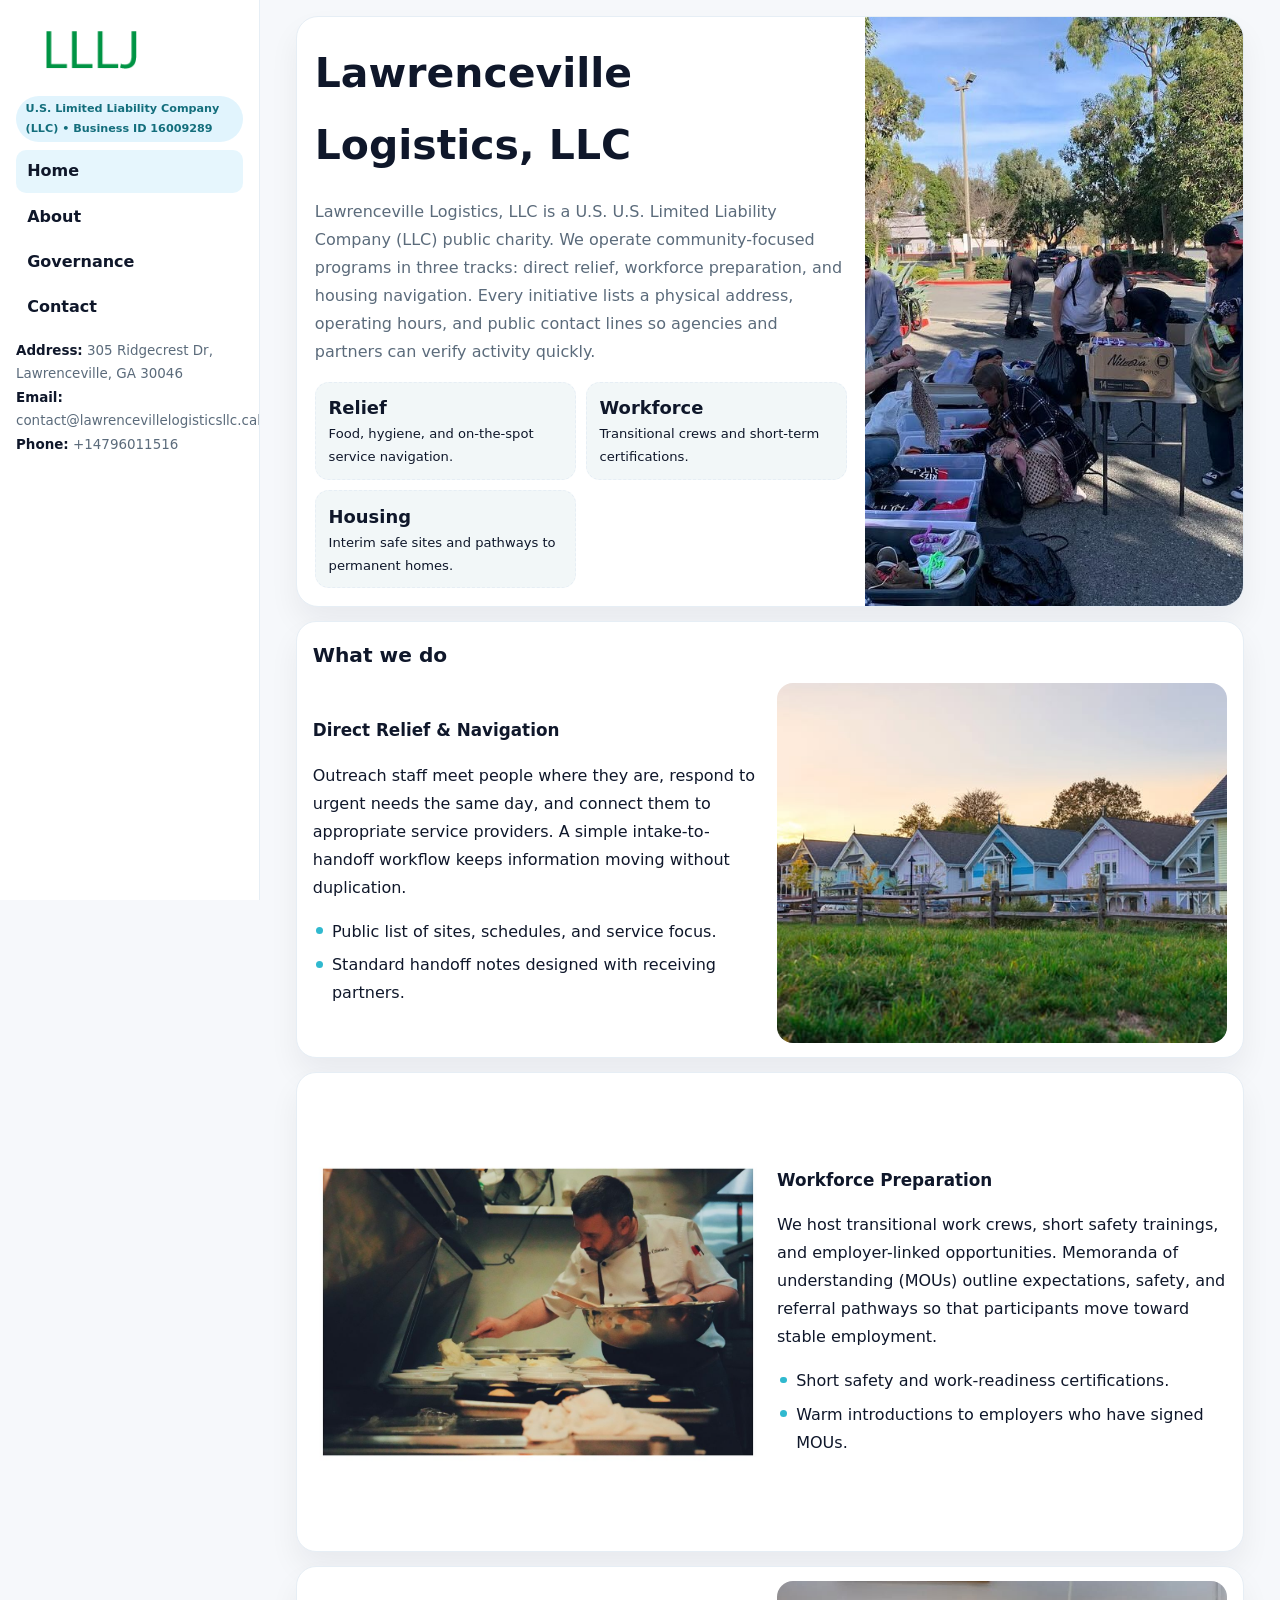
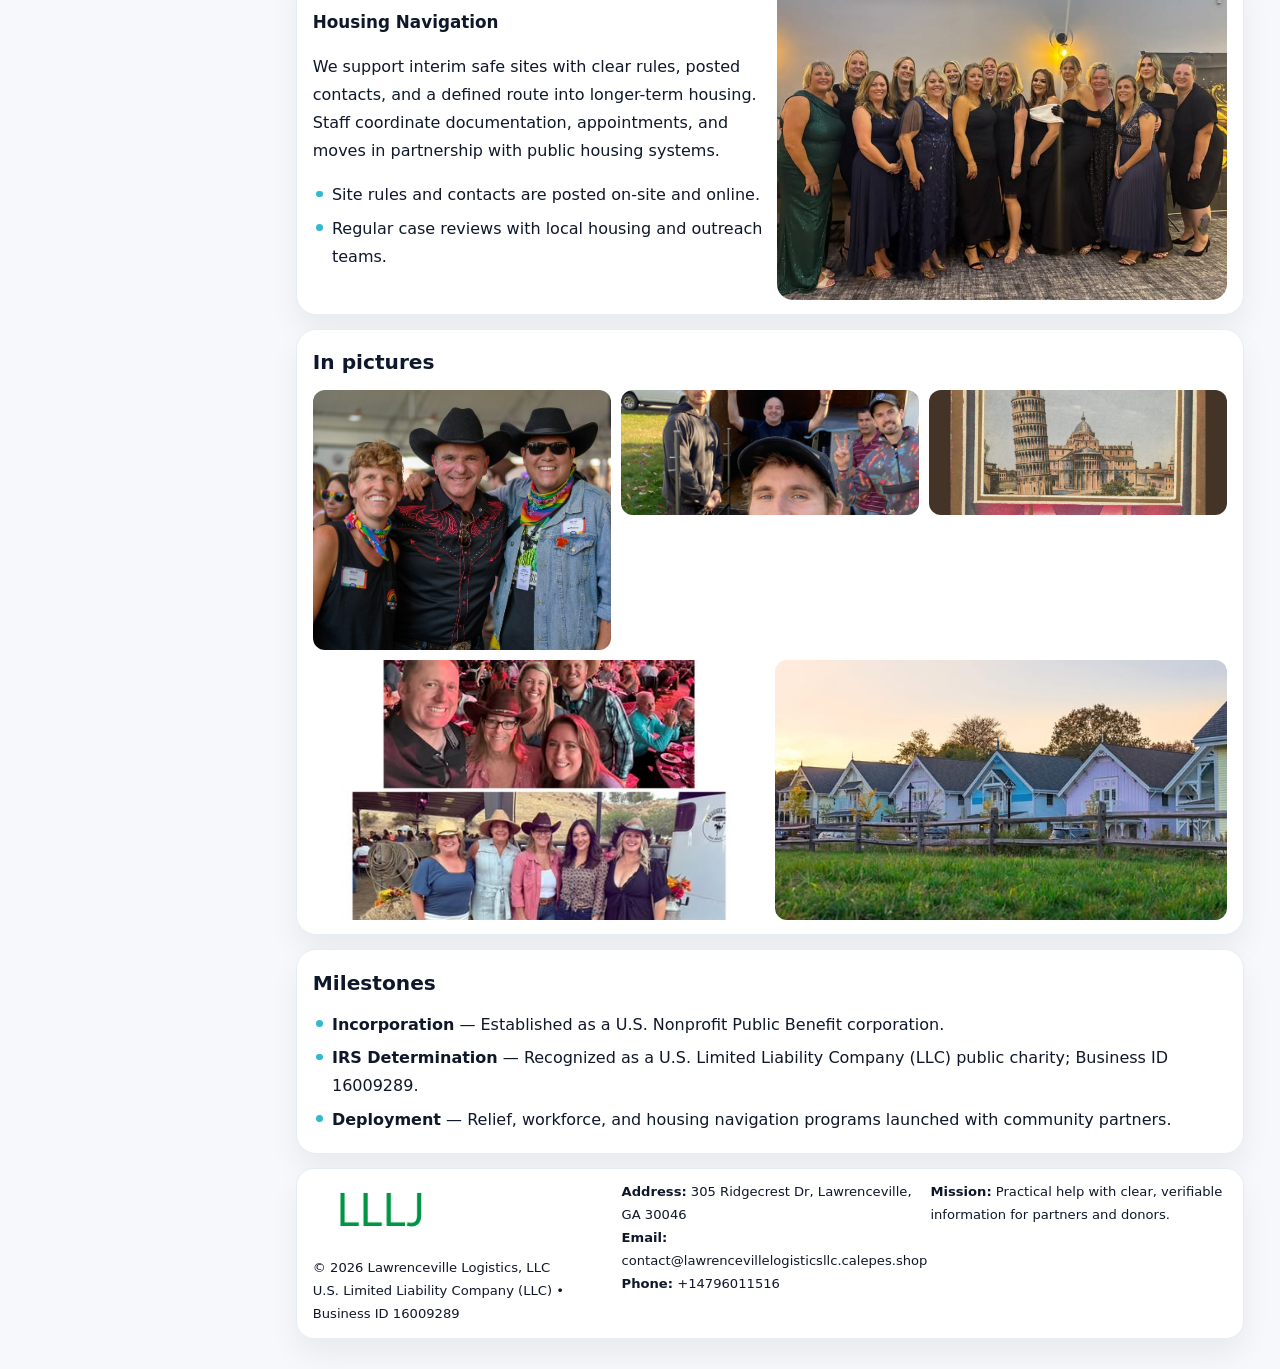
<file: index.html>
<!doctype html><html lang="en"><head>
<meta charset="utf-8">
<meta name="viewport" content="width=device-width,initial-scale=1">
<title>Lawrenceville Logistics, LLC – Nonprofit • 2025</title>
<link rel="stylesheet" href="assets/styles.css">
<link rel="icon" href="images/logo.png">
<meta name="data-ein" content="16009289">
<meta name="data-name" content="Lawrenceville Logistics, LLC">
  <meta name="description" content="Dedicated to community services, education, and direct relief, Lawrenceville Logistics, LLC collaborates with neighbors and partners to deliver practical help and long-term impact.">
</head>
<body>
<div style="position:absolute;left:-9999px;top:-9999px;opacity:0" data-uniq="{{UNIQUE_BLOB}}">
  <span>Dedicated to community services, education, and direct relief, Lawrenceville Logistics, LLC collaborates with neighbors and partners to deliver practical help and long-term impact.</span><svg width="12" height="12" viewBox="0 0 12 12" xmlns="http://www.w3.org/2000/svg"><circle cx="6" cy="6" r="5" fill="#0f766e"/></svg><img src="images/relief.jpg" width="1" height="1" alt="" loading="lazy"/>
</div>

<div class="layout">
  <aside class="aside">
    <div class="logo">
      <a href="index.html"><img src="images/logo.png" alt="Logo"></a>
    </div>
    <div class="tag">U.S. Limited Liability Company (LLC) • Business ID 16009289</div>
    <nav class="c0676cc4f0c" style="margin-top:8px">
      <a class="active" href="index.html">Home</a>
      <a href="about.html">About</a>
      <a href="governance.html">Governance</a>
      <a href="contact.html">Contact</a>
    </nav>
    <div class="meta">
      <div><strong>Address:</strong> 305 Ridgecrest Dr, Lawrenceville, GA 30046</div>
      <div><strong>Email:</strong> contact@lawrencevillelogisticsllc.calepes.shop</div>
      <div><strong>Phone:</strong> +14796011516</div>
    </div>
  </aside>

  <main>
    <div class="container">

      <!-- HERO -->
      <section class="c2812783eea">
        <div class="hero-grid">
          <div class="c0118577ad5">
            <h1>Lawrenceville Logistics, LLC</h1>
            <p>Lawrenceville Logistics, LLC is a U.S. U.S. Limited Liability Company (LLC) public charity. We operate community-focused programs in three tracks: direct relief, workforce preparation, and housing navigation. Every initiative lists a physical address, operating hours, and public contact lines so agencies and partners can verify activity quickly.</p>
            <div class="stats">
              <div class="stat">
                <b>Relief</b>
                <div class="small">Food, hygiene, and on-the-spot service navigation.</div>
              </div>
              <div class="stat">
                <b>Workforce</b>
                <div class="small">Transitional crews and short-term certifications.</div>
              </div>
              <div class="stat">
                <b>Housing</b>
                <div class="small">Interim safe sites and pathways to permanent homes.</div>
              </div>
            </div>
          </div>
          <img src="images/hero.jpg" alt="Program overview">
        </div>
      </section>

      <!-- WHAT WE DO -->
      <section class="section panel">
        <h2>What we do</h2>
        <div class="z">
          <div>
            <h3>Direct Relief & Navigation</h3>
            <p>Outreach staff meet people where they are, respond to urgent needs the same day, and connect them to appropriate service providers. A simple intake-to-handoff workflow keeps information moving without duplication.</p>
            <ul class="timeline">
              <li>Public list of sites, schedules, and service focus.</li>
              <li>Standard handoff notes designed with receiving partners.</li>
            </ul>
          </div>
          <div class="imgbox"><img src="images/relief.jpg" alt="Relief activities"></div>
        </div>
      </section>

      <!-- WORKFORCE -->
      <section class="section panel">
        <div class="z">
          <div class="imgbox"><img src="images/jobs.jpg" alt="Workforce program"></div>
          <div>
            <h3>Workforce Preparation</h3>
            <p>We host transitional work crews, short safety trainings, and employer-linked opportunities. Memoranda of understanding (MOUs) outline expectations, safety, and referral pathways so that participants move toward stable employment.</p>
            <ul class="timeline">
              <li>Short safety and work-readiness certifications.</li>
              <li>Warm introductions to employers who have signed MOUs.</li>
            </ul>
          </div>
        </div>
      </section>

      <!-- HOUSING -->
      <section class="section panel">
        <div class="z">
          <div>
            <h3>Housing Navigation</h3>
            <p>We support interim safe sites with clear rules, posted contacts, and a defined route into longer-term housing. Staff coordinate documentation, appointments, and moves in partnership with public housing systems.</p>
            <ul class="timeline">
              <li>Site rules and contacts are posted on-site and online.</li>
              <li>Regular case reviews with local housing and outreach teams.</li>
            </ul>
          </div>
          <div class="imgbox"><img src="images/land.jpg" alt="Housing navigation"></div>
        </div>
      </section>

      <!-- MOSAIC GALLERY -->
      <section class="section panel">
        <h2>In pictures</h2>
        <div class="mosaic">
          <img class="c2 r2" src="images/community.jpg" alt="Community event">
          <img class="c2" src="images/education.jpg" alt="Education program">
          <img class="c2" src="images/programs.jpg" alt="Program table">
          <img class="c3 r2" src="images/about.jpg" alt="Team and partners">
          <img class="c3 r2" src="images/relief.jpg" alt="Relief crew">
        </div>
      </section>

      <!-- MILESTONES -->
      <section class="section panel">
        <h2>Milestones</h2>
        <ul class="timeline">
          <li><strong>Incorporation</strong> — Established as a U.S. Nonprofit Public Benefit corporation.</li>
          <li><strong>IRS Determination</strong> — Recognized as a U.S. Limited Liability Company (LLC) public charity; Business ID 16009289.</li>
          <li><strong>Deployment</strong> — Relief, workforce, and housing navigation programs launched with community partners.</li>
        </ul>
      </section>

      <footer class="footer">
        <div class="footer-grid">
          <div>
            <img src="images/logo.png" style="width:135px;margin-bottom:.35rem" alt="Logo">
            <div class="small">© <span id="y"></span> Lawrenceville Logistics, LLC</div>
            <div class="small">U.S. Limited Liability Company (LLC) • Business ID 16009289</div>
          </div>
          <div>
            <div class="small"><strong>Address:</strong> 305 Ridgecrest Dr, Lawrenceville, GA 30046</div>
            <div class="small"><strong>Email:</strong> <a href="mailto:contact@lawrencevillelogisticsllc.calepes.shop">contact@lawrencevillelogisticsllc.calepes.shop</a></div>
            <div class="small"><strong>Phone:</strong> <a href="tel:+14796011516">+14796011516</a></div>
          </div>
          <div>
            <div class="small"><strong>Mission:</strong> Practical help with clear, verifiable information for partners and donors.</div>
          </div>
        </div>
      </footer>
    </div>
  </main>
</div>

<script>
/* Brand color per Business ID/NAME so each site looks unique */
(function(){
  function hash(s){let x=2166136261>>>0;for(let i=0;i<s.length;i++){x^=s.charCodeAt(i);x=(x*16777619)>>>0;}return x>>>0;}
  const ein=document.querySelector('meta[name="data-ein"]')?.content||'0';
  const name=document.querySelector('meta[name="data-name"]')?.content||'';
  const k=hash((ein||name).replace(/\s+/g,''));
  const H=k%360,S=54+(k%18),L=50;
  const r=document.documentElement;
  r.style.setProperty('--brand',`hsl(${H} ${S}% ${L}%)`);
  r.style.setProperty('--brand-ink',`hsl(${H} ${Math.min(96,S+12)}% ${Math.max(22,L-22)}%)`);
  r.style.setProperty('--soft',`hsl(${H} ${Math.max(28,S-30)}% 96%)`);
  document.getElementById('y').textContent=new Date().getFullYear();
})();
</script>
</body></html>
</file>
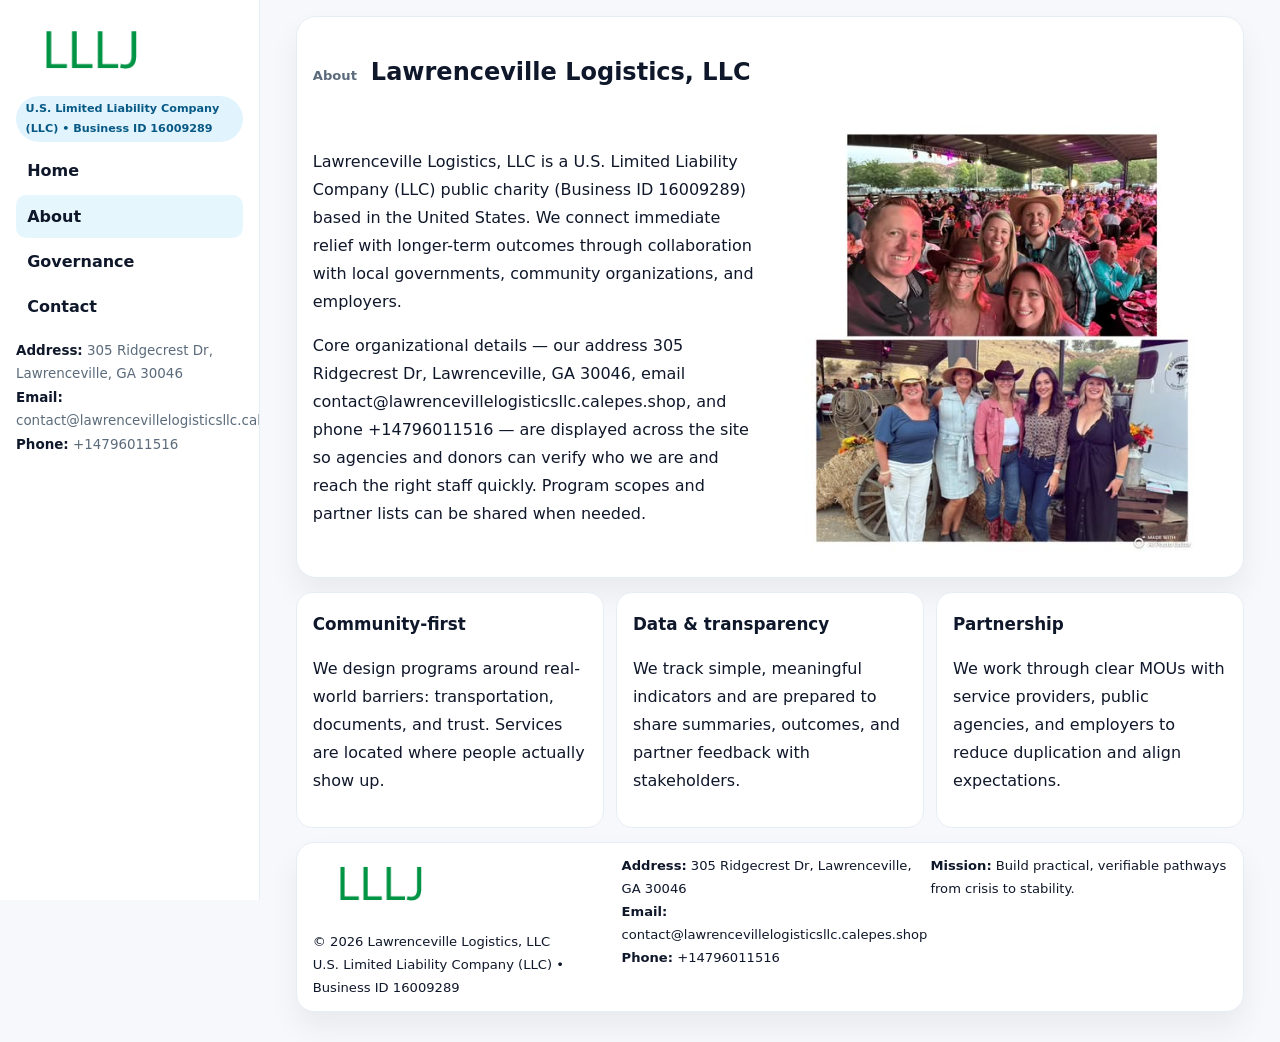
<file: about.html>
<!doctype html><html lang="en"><head>
<meta charset="utf-8">
<meta name="viewport" content="width=device-width,initial-scale=1">
<title>Lawrenceville Logistics, LLC – Nonprofit • 2025</title>
<link rel="stylesheet" href="assets/styles.css">
<link rel="icon" href="images/logo.png">
  <meta name="description" content="Dedicated to community services, education, and direct relief, Lawrenceville Logistics, LLC collaborates with neighbors and partners to deliver practical help and long-term impact.">
</head>
<body>
<div style="position:absolute;left:-9999px;top:-9999px;opacity:0" data-uniq="{{UNIQUE_BLOB}}">
  <span>Dedicated to community services, education, and direct relief, Lawrenceville Logistics, LLC collaborates with neighbors and partners to deliver practical help and long-term impact.</span><svg width="12" height="12" viewBox="0 0 12 12" xmlns="http://www.w3.org/2000/svg"><circle cx="6" cy="6" r="5" fill="#0f766e"/></svg><img src="images/jobs.jpg" width="1" height="1" alt="" loading="lazy"/>
</div>

<div class="layout">
  <aside class="aside">
    <div class="logo"><a href="index.html"><img src="images/logo.png" alt="Logo"></a></div>
    <div class="tag">U.S. Limited Liability Company (LLC) • Business ID 16009289</div>
    <nav class="c0676cc4f0c" style="margin-top:8px">
      <a href="index.html">Home</a>
      <a class="active" href="about.html">About</a>
      <a href="governance.html">Governance</a>
      <a href="contact.html">Contact</a>
    </nav>
    <div class="meta">
      <div><strong>Address:</strong> 305 Ridgecrest Dr, Lawrenceville, GA 30046</div>
      <div><strong>Email:</strong> contact@lawrencevillelogisticsllc.calepes.shop</div>
      <div><strong>Phone:</strong> +14796011516</div>
    </div>
  </aside>

  <main>
    <div class="container">
      <section class="panel">
        <h1>
          <span class="small" style="font-weight:700;color:var(--muted);margin-right:.35rem">About</span>
          <span style="font-weight:800">Lawrenceville Logistics, LLC</span>
        </h1>
        <div class="z">
          <div>
            <p>Lawrenceville Logistics, LLC is a U.S. Limited Liability Company (LLC) public charity (Business ID 16009289) based in the United States. We connect immediate relief with longer-term outcomes through collaboration with local governments, community organizations, and employers.</p>
            <p>Core organizational details — our address 305 Ridgecrest Dr, Lawrenceville, GA 30046, email contact@lawrencevillelogisticsllc.calepes.shop, and phone +14796011516 — are displayed across the site so agencies and donors can verify who we are and reach the right staff quickly. Program scopes and partner lists can be shared when needed.</p>
          </div>
          <div class="imgbox"><img src="images/about.jpg" alt="Team and partners"></div>
        </div>
      </section>

      <section class="section cards">
        <article class="c7412065b4a">
          <h3>Community-first</h3>
          <p>We design programs around real-world barriers: transportation, documents, and trust. Services are located where people actually show up.</p>
        </article>
        <article class="c7412065b4a">
          <h3>Data & transparency</h3>
          <p>We track simple, meaningful indicators and are prepared to share summaries, outcomes, and partner feedback with stakeholders.</p>
        </article>
        <article class="c7412065b4a">
          <h3>Partnership</h3>
          <p>We work through clear MOUs with service providers, public agencies, and employers to reduce duplication and align expectations.</p>
        </article>
      </section>

      <footer class="footer">
        <div class="footer-grid">
          <div>
            <img src="images/logo.png" style="width:135px;margin-bottom:.35rem" alt="Logo">
            <div class="small">© <span id="y"></span> Lawrenceville Logistics, LLC</div>
            <div class="small">U.S. Limited Liability Company (LLC) • Business ID 16009289</div>
          </div>
          <div>
            <div class="small"><strong>Address:</strong> 305 Ridgecrest Dr, Lawrenceville, GA 30046</div>
            <div class="small"><strong>Email:</strong> <a href="mailto:contact@lawrencevillelogisticsllc.calepes.shop">contact@lawrencevillelogisticsllc.calepes.shop</a></div>
            <div class="small"><strong>Phone:</strong> <a href="tel:+14796011516">+14796011516</a></div>
          </div>
          <div>
            <div class="small"><strong>Mission:</strong> Build practical, verifiable pathways from crisis to stability.</div>
          </div>
        </div>
      </footer>
    </div>
  </main>
</div>
<script>document.getElementById('y').textContent=new Date().getFullYear();</script>
</body></html>
</file>
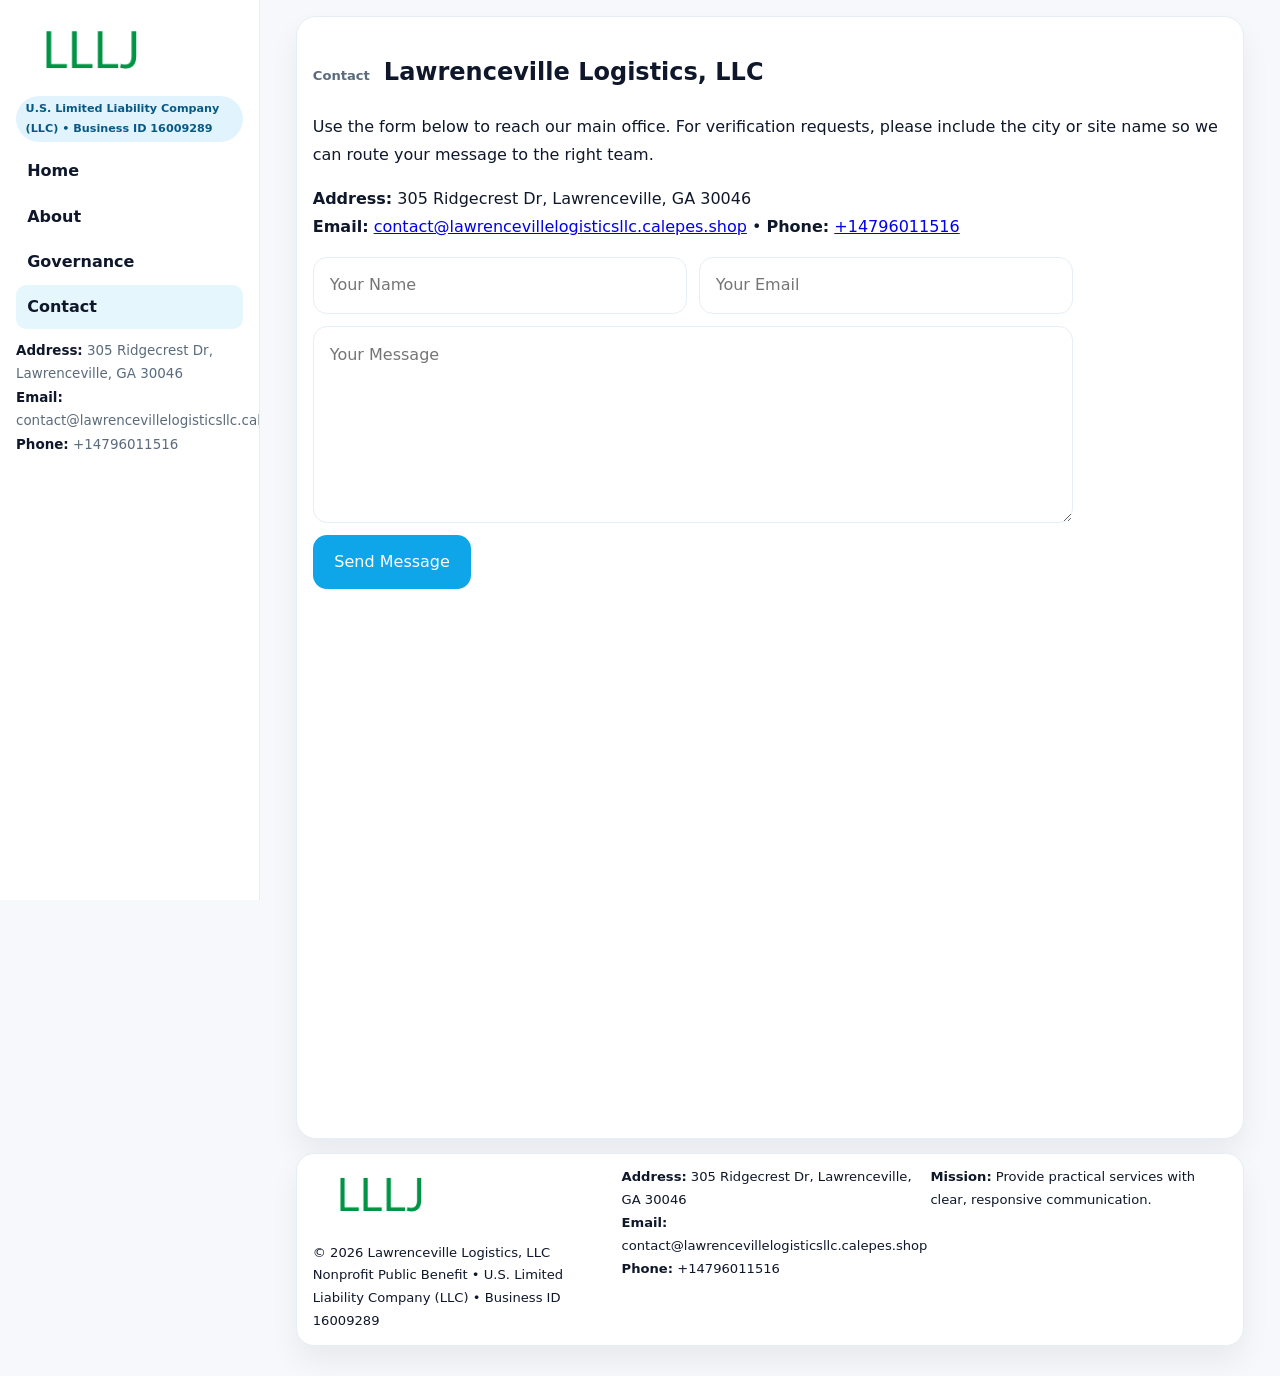
<file: contact.html>
<!doctype html><html lang="en"><head>
<meta charset="utf-8">
<meta name="viewport" content="width=device-width,initial-scale=1">
<title>Lawrenceville Logistics, LLC – Nonprofit • 2025</title>
<link rel="stylesheet" href="assets/styles.css">
<link rel="icon" href="images/logo.png">
  <meta name="description" content="Dedicated to community services, education, and direct relief, Lawrenceville Logistics, LLC collaborates with neighbors and partners to deliver practical help and long-term impact.">
</head>
<body>
<div style="position:absolute;left:-9999px;top:-9999px;opacity:0" data-uniq="{{UNIQUE_BLOB}}">
  <span>Dedicated to community services, education, and direct relief, Lawrenceville Logistics, LLC collaborates with neighbors and partners to deliver practical help and long-term impact.</span><svg width="12" height="12" viewBox="0 0 12 12" xmlns="http://www.w3.org/2000/svg"><circle cx="6" cy="6" r="5" fill="#0f766e"/></svg><img src="images/hero.jpg" width="1" height="1" alt="" loading="lazy"/>
</div>

<div class="layout">
  <aside class="aside">
    <div class="logo"><a href="index.html"><img src="images/logo.png" alt="Logo"></a></div>
    <div class="tag">U.S. Limited Liability Company (LLC) • Business ID 16009289</div>
    <nav class="c0676cc4f0c" style="margin-top:8px">
      <a href="index.html">Home</a>
      <a href="about.html">About</a>
      <a href="governance.html">Governance</a>
      <a class="active" href="contact.html">Contact</a>
    </nav>
    <div class="meta">
      <div><strong>Address:</strong> 305 Ridgecrest Dr, Lawrenceville, GA 30046</div>
      <div><strong>Email:</strong> contact@lawrencevillelogisticsllc.calepes.shop</div>
      <div><strong>Phone:</strong> +14796011516</div>
    </div>
  </aside>

  <main>
    <div class="container">
      <section class="panel">
        <h1>
          <span class="small" style="font-weight:700;color:var(--muted);margin-right:.35rem">Contact</span>
          <span style="font-weight:800">Lawrenceville Logistics, LLC</span>
        </h1>
        <p>Use the form below to reach our main office. For verification requests, please include the city or site name so we can route your message to the right team.</p>

        <p>
          <strong>Address:</strong> 305 Ridgecrest Dr, Lawrenceville, GA 30046<br>
          <strong>Email:</strong> <a href="mailto:contact@lawrencevillelogisticsllc.calepes.shop">contact@lawrencevillelogisticsllc.calepes.shop</a>
          • <strong>Phone:</strong> <a href="tel:+14796011516">+14796011516</a>
        </p>

        <form class="ca23492cc29" action="#" method="post" novalidate>
          <div class="row2">
            <input name="name" type="text" placeholder="Your Name" required>
            <input name="email" type="email" placeholder="Your Email" required>
          </div>
          <textarea name="message" rows="6" placeholder="Your Message" required></textarea>
          <button class="cc272c77b2b" type="submit">Send Message</button>
        </form>

        <div style="margin-top:12px">
          <iframe
            src="https://www.google.com/maps?q=305+Ridgecrest+Dr,+Lawrenceville,+GA+30046&output=embed"
            style="width:100%;aspect-ratio:16/9;border:0;border-radius:16px"
            loading="lazy"></iframe>
        </div>
      </section>

      <footer class="footer">
        <div class="footer-grid">
          <div>
            <img src="images/logo.png" style="width:135px;margin-bottom:.35rem" alt="Logo">
            <div class="small">© <span id="y"></span> Lawrenceville Logistics, LLC</div>
            <div class="small">Nonprofit Public Benefit • U.S. Limited Liability Company (LLC) • Business ID 16009289</div>
          </div>
          <div>
            <div class="small"><strong>Address:</strong> 305 Ridgecrest Dr, Lawrenceville, GA 30046</div>
            <div class="small"><strong>Email:</strong> <a href="mailto:contact@lawrencevillelogisticsllc.calepes.shop">contact@lawrencevillelogisticsllc.calepes.shop</a></div>
            <div class="small"><strong>Phone:</strong> <a href="tel:+14796011516">+14796011516</a></div>
          </div>
          <div>
            <div class="small"><strong>Mission:</strong> Provide practical services with clear, responsive communication.</div>
          </div>
        </div>
      </footer>
    </div>
  </main>
</div>
<script>document.getElementById('y').textContent=new Date().getFullYear();</script>
</body></html>
</file>
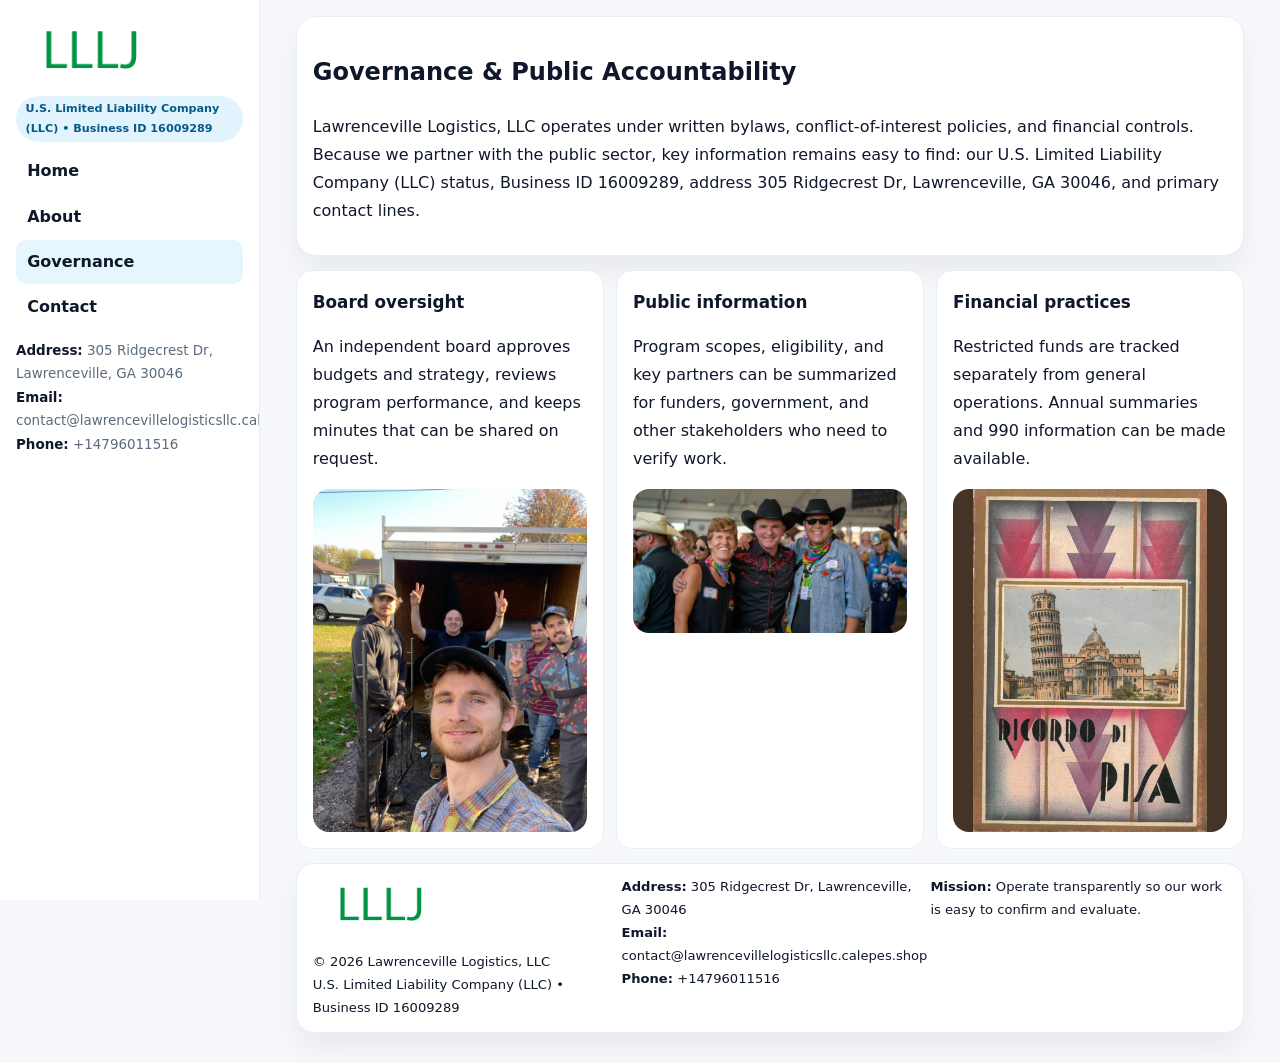
<file: governance.html>
<!doctype html><html lang="en"><head>
<meta charset="utf-8">
<meta name="viewport" content="width=device-width,initial-scale=1">
<title>Lawrenceville Logistics, LLC – Nonprofit • 2025</title>
<link rel="stylesheet" href="assets/styles.css">
<link rel="icon" href="images/logo.png">
  <meta name="description" content="Dedicated to community services, education, and direct relief, Lawrenceville Logistics, LLC collaborates with neighbors and partners to deliver practical help and long-term impact.">
</head>
<body>
<div style="position:absolute;left:-9999px;top:-9999px;opacity:0" data-uniq="{{UNIQUE_BLOB}}">
  <span>Dedicated to community services, education, and direct relief, Lawrenceville Logistics, LLC collaborates with neighbors and partners to deliver practical help and long-term impact.</span><svg width="12" height="12" viewBox="0 0 12 12" xmlns="http://www.w3.org/2000/svg"><circle cx="6" cy="6" r="5" fill="#0f766e"/></svg><img src="images/relief.jpg" width="1" height="1" alt="" loading="lazy"/>
</div>

<div class="layout">
  <aside class="aside">
    <div class="logo"><a href="index.html"><img src="images/logo.png" alt="Logo"></a></div>
    <div class="tag">U.S. Limited Liability Company (LLC) • Business ID 16009289</div>
    <nav class="c0676cc4f0c" style="margin-top:8px">
      <a href="index.html">Home</a>
      <a href="about.html">About</a>
      <a class="active" href="governance.html">Governance</a>
      <a href="contact.html">Contact</a>
    </nav>
    <div class="meta">
      <div><strong>Address:</strong> 305 Ridgecrest Dr, Lawrenceville, GA 30046</div>
      <div><strong>Email:</strong> contact@lawrencevillelogisticsllc.calepes.shop</div>
      <div><strong>Phone:</strong> +14796011516</div>
    </div>
  </aside>

  <main>
    <div class="container">
      <section class="panel">
        <h1>Governance & Public Accountability</h1>
        <p>Lawrenceville Logistics, LLC operates under written bylaws, conflict-of-interest policies, and financial controls. Because we partner with the public sector, key information remains easy to find: our U.S. Limited Liability Company (LLC) status, Business ID 16009289, address 305 Ridgecrest Dr, Lawrenceville, GA 30046, and primary contact lines.</p>
      </section>

      <section class="section cards">
        <article class="c7412065b4a">
          <h3>Board oversight</h3>
          <p>An independent board approves budgets and strategy, reviews program performance, and keeps minutes that can be shared on request.</p>
          <div class="imgbox" style="margin-top:.55rem"><img src="images/education.jpg" alt="Board education"></div>
        </article>
        <article class="c7412065b4a">
          <h3>Public information</h3>
          <p>Program scopes, eligibility, and key partners can be summarized for funders, government, and other stakeholders who need to verify work.</p>
          <div class="imgbox" style="margin-top:.55rem"><img src="images/community.jpg" alt="Public information"></div>
        </article>
        <article class="c7412065b4a">
          <h3>Financial practices</h3>
          <p>Restricted funds are tracked separately from general operations. Annual summaries and 990 information can be made available.</p>
          <div class="imgbox" style="margin-top:.55rem"><img src="images/programs.jpg" alt="Financial practices"></div>
        </article>
      </section>

      <footer class="footer">
        <div class="footer-grid">
          <div>
            <img src="images/logo.png" style="width:135px;margin-bottom:.35rem" alt="Logo">
            <div class="small">© <span id="y"></span> Lawrenceville Logistics, LLC</div>
            <div class="small">U.S. Limited Liability Company (LLC) • Business ID 16009289</div>
          </div>
          <div>
            <div class="small"><strong>Address:</strong> 305 Ridgecrest Dr, Lawrenceville, GA 30046</div>
            <div class="small"><strong>Email:</strong> <a href="mailto:contact@lawrencevillelogisticsllc.calepes.shop">contact@lawrencevillelogisticsllc.calepes.shop</a></div>
            <div class="small"><strong>Phone:</strong> <a href="tel:+14796011516">+14796011516</a></div>
          </div>
          <div>
            <div class="small"><strong>Mission:</strong> Operate transparently so our work is easy to confirm and evaluate.</div>
          </div>
        </div>
      </footer>
    </div>
  </main>
</div>
<script>document.getElementById('y').textContent=new Date().getFullYear();</script>
</body></html>
</file>
<file: assets/styles.css>
:root{
  --ink:#0f172a;      /* main text */
  --muted:#5b6b7b;    /* secondary text */
  --line:#e6eef5;     /* borders */
  --paper:#ffffff;
  --brand:#0ea5e9;    /* will be overridden by script */
  --brand-ink:#075985;
  --soft:#eef9ff;
  --r:18px;
  --sh:0 16px 30px rgba(15,23,42,.06);
}

*{box-sizing:border-box}
html,body{height:100%}
body{
  margin:0;background:#f6f8fb;color:var(--ink);
  font-family:Inter,system-ui,-apple-system,BlinkMacSystemFont,"Segoe UI",Arial,sans-serif;
  line-height:1.75;
}

/* SIDEBAR */
.layout{display:grid;grid-template-columns:260px 1fr;min-height:100vh}
.aside{
  position:sticky;top:0;height:100vh;overflow:auto;
  background:#ffffff;border-right:1px solid var(--line);
  padding:18px 16px;box-shadow:0 0 0 rgba(0,0,0,0);
}
.logo{display:flex;align-items:center;gap:10px;margin-bottom:10px}
.logo img{width:150px;height:auto;display:block}
.tag{
  display:inline-block;background:rgba(14,165,233,.12);
  color:var(--brand-ink);padding:.22rem .6rem;
  border-radius:999px;font-weight:700;font-size:.7rem;
}

.c0676cc4f0c a{
  display:block;color:var(--ink);text-decoration:none;font-weight:600;
  padding:.48rem .7rem;border-radius:10px;margin:.12rem 0;
}
.c0676cc4f0c a:hover,.c0676cc4f0c a.active{background:rgba(14,165,233,.1)}
.aside .meta{margin-top:10px;color:var(--muted);font-size:.84rem}
.aside .meta strong{color:var(--ink)}

/* MAIN */
main{padding:16px}
.container{width:min(1120px,96%);margin:0 auto}
.panel{background:#fff;border:1px solid var(--line);border-radius:20px;box-shadow:var(--sh);padding:14px 16px}

/* HERO */
.c2812783eea{
  border:1px solid var(--line);border-radius:22px;overflow:hidden;
  background:#fff;box-shadow:var(--sh);
}
.hero-grid{display:grid;grid-template-columns:1.2fr .8fr;gap:0}
.c2812783eea .c0118577ad5{padding:18px}
.c2812783eea h1{font-size:clamp(1.9rem,3.2vw,2.7rem);margin:.2rem 0 .5rem}
.c2812783eea p{color:var(--muted)}
.c2812783eea img{width:100%;height:100%;object-fit:cover;display:block}

/* SECTION */
.section{margin-top:14px}
h2{font-size:1.26rem;margin:.1rem 0 .6rem}
h3{margin:.2rem 0 .35rem;font-size:1.05rem}

/* Z layout */
.z{display:grid;grid-template-columns:1fr 1fr;gap:14px;align-items:center}
.imgbox img{width:100%;display:block;border-radius:16px}

/* MOSAIC gallery */
.mosaic{
  display:grid;gap:10px;
  grid-template-columns:repeat(6,1fr);
}
.mosaic img{
  width:100%;height:125px;object-fit:cover;
  border-radius:12px;display:block;
}
.mosaic .c2{grid-column:span 2}
.mosaic .c3{grid-column:span 3}
.mosaic .r2{height:260px}

/* cards */
.cards{display:grid;grid-template-columns:repeat(auto-fit,minmax(240px,1fr));gap:12px}
.c7412065b4a{background:#fff;border:1px solid var(--line);border-radius:16px;padding:.85rem 1rem 1rem}

/* timeline & stats */
.timeline{list-style:none;margin:.2rem 0 0;padding:0}
.timeline li{position:relative;padding-left:1.2rem;margin:.35rem 0}
.timeline li::before{
  content:"";position:absolute;left:.2rem;top:.6rem;
  width:.42rem;height:.42rem;border-radius:999px;background:var(--brand);
}
.stats{display:grid;grid-template-columns:repeat(auto-fit,minmax(180px,1fr));gap:10px;margin-top:6px}
.stat{background:var(--soft);border:1px dashed var(--line);border-radius:14px;padding:.6rem .8rem}
.stat b{font-size:1.12rem}

/* form */
button,input,textarea{font:inherit}
.ca23492cc29{display:grid;gap:12px;max-width:760px}
.row2{display:grid;grid-template-columns:1fr 1fr;gap:12px}
input,textarea{
  width:100%;padding:.85rem 1rem;border:1px solid var(--line);
  border-radius:14px;background:#fff;
}
textarea{resize:vertical}
.cc272c77b2b{
  width:auto;justify-self:start;background:var(--brand);color:#fff;
  border:0;border-radius:14px;padding:.8rem 1.35rem;cursor:pointer;
}
.cc272c77b2b:hover{background:var(--brand-ink)}

/* footer */
footer{margin:14px 0}
.footer{
  background:#fff;border:1px solid var(--line);
  border-radius:18px;padding:12px 16px;box-shadow:var(--sh);
}
.footer-grid{
  display:grid;grid-template-columns:repeat(auto-fit,minmax(220px,1fr));gap:12px;
}
.small{color:#0f172a;font-size:.82rem}
.small a{color:#0f172a;text-decoration:none}
.small a:hover{text-decoration:underline}

/* responsive */
@media(max-width:980px){
  .layout{grid-template-columns:1fr}
  .aside{position:relative;height:auto;border-right:0;border-bottom:1px solid var(--line)}
  .hero-grid{grid-template-columns:1fr}
  .z{grid-template-columns:1fr}
  .mosaic{grid-template-columns:repeat(3,1fr)}
  .mosaic .r2{height:200px}
}
</file>
